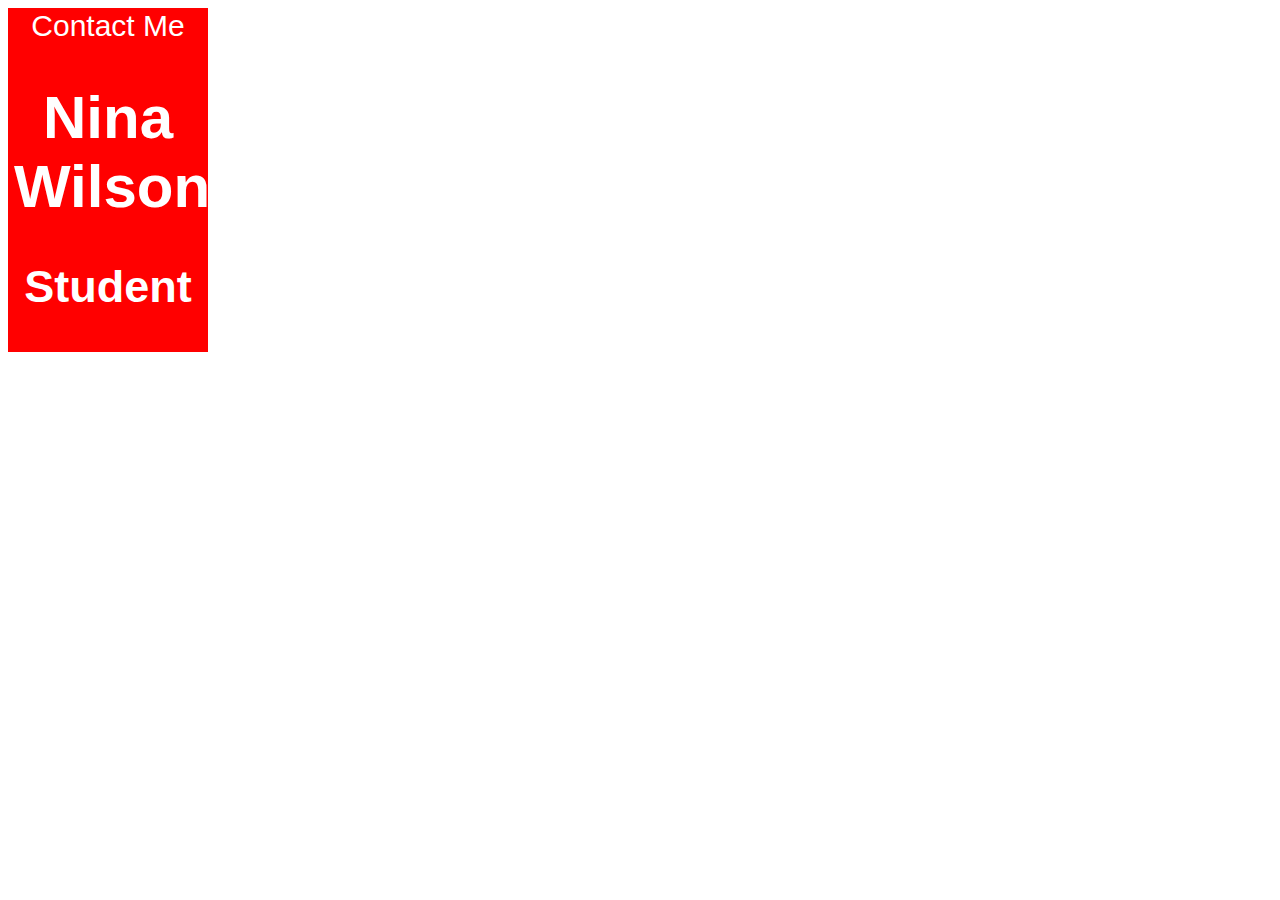
<file: button-assignment/index.html>
<!doctype html>
<html lang="en">
    <head>
        <title>Nina Wilson Button</title>
        <link href="style.css" rel="stylesheet" />
    </head>

    <body>
        <button class="red-button">
            Contact Me
            <h1>Nina Wilson</h1>
            <h2>Student</h2>
        </button>
    </body>
</html>
</file>
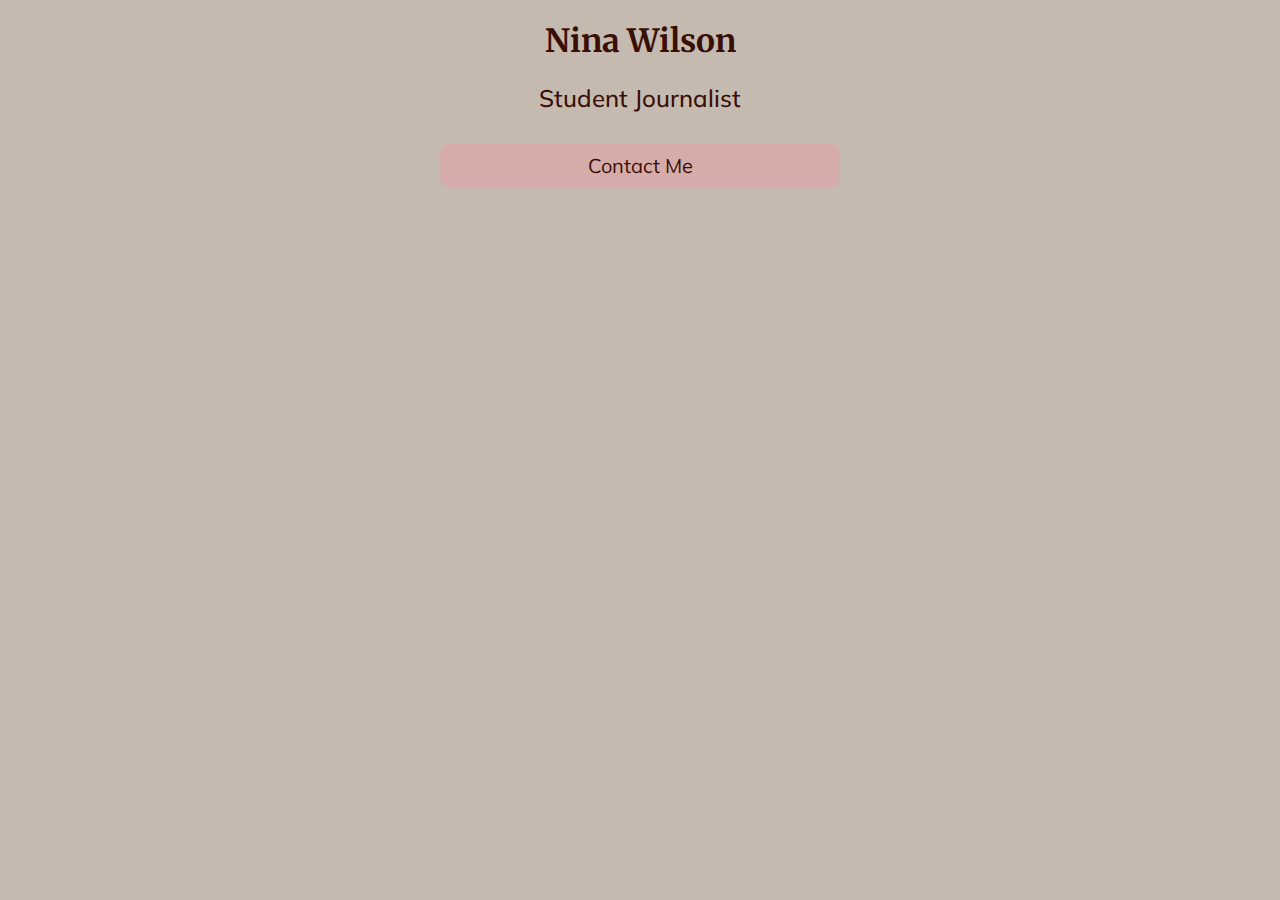
<file: contact-button-assignment/index.html>
<!doctype html>
<html lang="en">
    <head>
        <link href="https://fonts.googleapis.com/css?family=Merriweather|Mulish:300" rel="stylesheet" />
        <link href="style.css" rel="stylesheet" />
        <title>Wilson Button</title>
    </head>

    <body>
        <h1>Nina Wilson</h1>
        <h2>Student Journalist</h2>
        <button>Contact Me</button>
    </body>
</html>
</file>
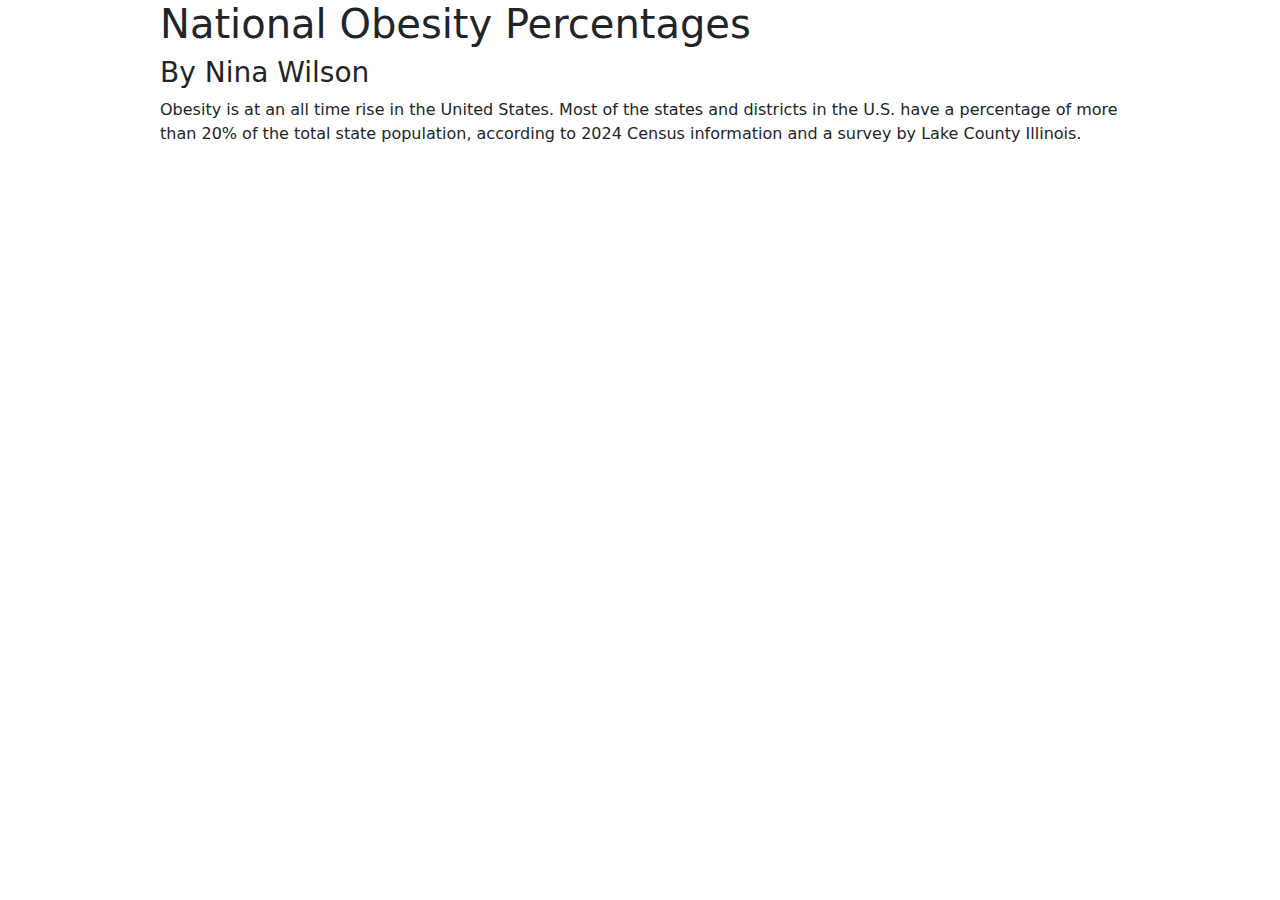
<file: data-viz-project/index.html>
<!doctype html>
<html lang="en">
    <head>
        <title>National Obesity</title>
        <meta charset="utf-8" />
        <meta name="viewport" content="width=device-width, initial-scale=1, shrink-to-fit=no" />

        <!-- Bootstrap CSS -->
        <link
            href="https://cdn.jsdelivr.net/npm/bootstrap@5.3.3/dist/css/bootstrap.min.css"
            rel="stylesheet"
            integrity="sha384-QWTKZyjpPEjISv5WaRU9OFeRpok6YctnYmDr5pNlyT2bRjXh0JMhjY6hW+ALEwIH"
            crossorigin="anonymous" />

        <style>
            body {
                width: 75%;
                margin: auto;
            }
        </style>
    </head>

    <body>
        <h1>National Obesity Percentages</h1>
        <h3>By Nina Wilson</h3>
        <p>
            Obesity is at an all time rise in the United States. Most of the states and districts in the U.S. have a
            percentage of more than 20% of the total state population, according to 2024 Census information and a survey
            by Lake County Illinois.
        </p>

        <div class="flourish-embed flourish-scatter" data-src="visualisation/22743654">
            <script src="https://public.flourish.studio/resources/embed.js"></script>
            <noscript
                ><img
                    src="https://public.flourish.studio/visualisation/22743654/thumbnail"
                    width="100%"
                    alt="scatter visualization"
            /></noscript>
        </div>

        <div class="flourish-embed flourish-map" data-src="visualisation/22743760">
            <script src="https://public.flourish.studio/resources/embed.js"></script>
            <noscript
                ><img
                    src="https://public.flourish.studio/visualisation/22743760/thumbnail"
                    width="100%"
                    alt="map visualization"
            /></noscript>
        </div>
    </body>
</html>
</file>
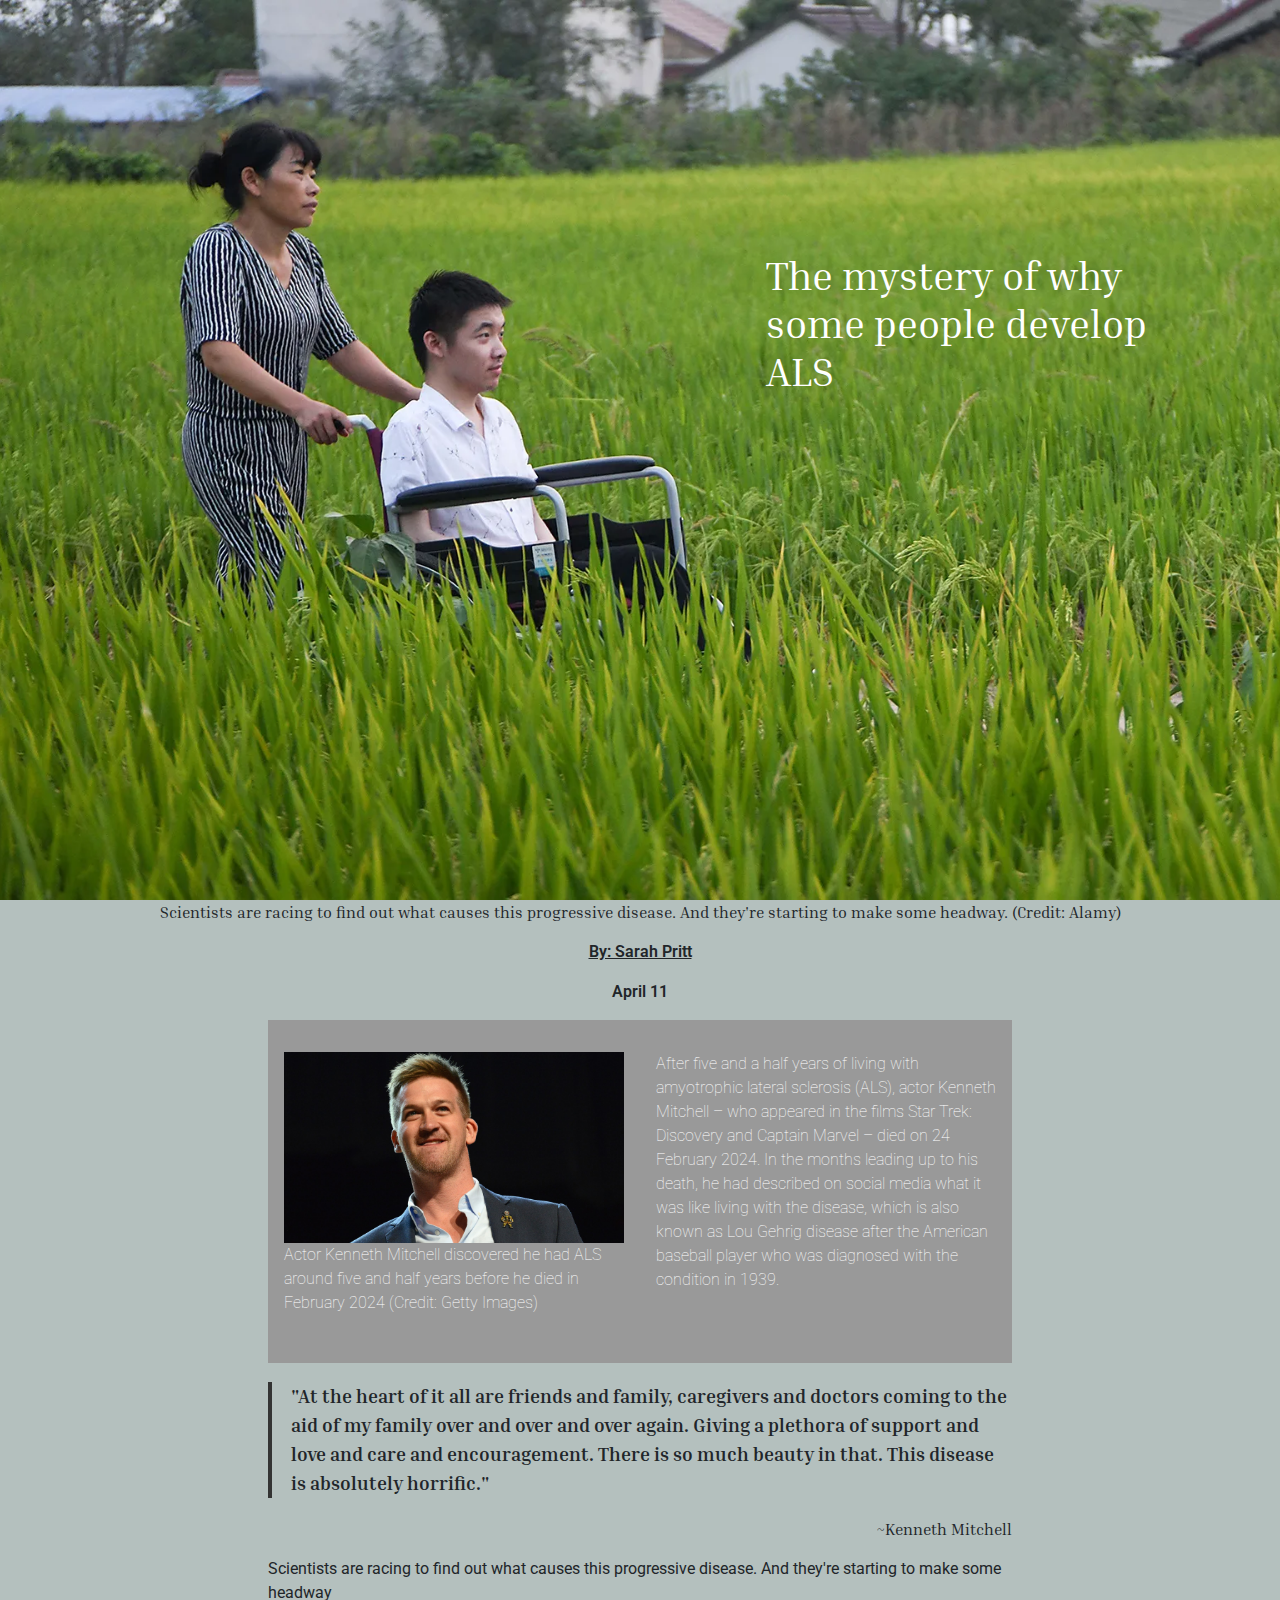
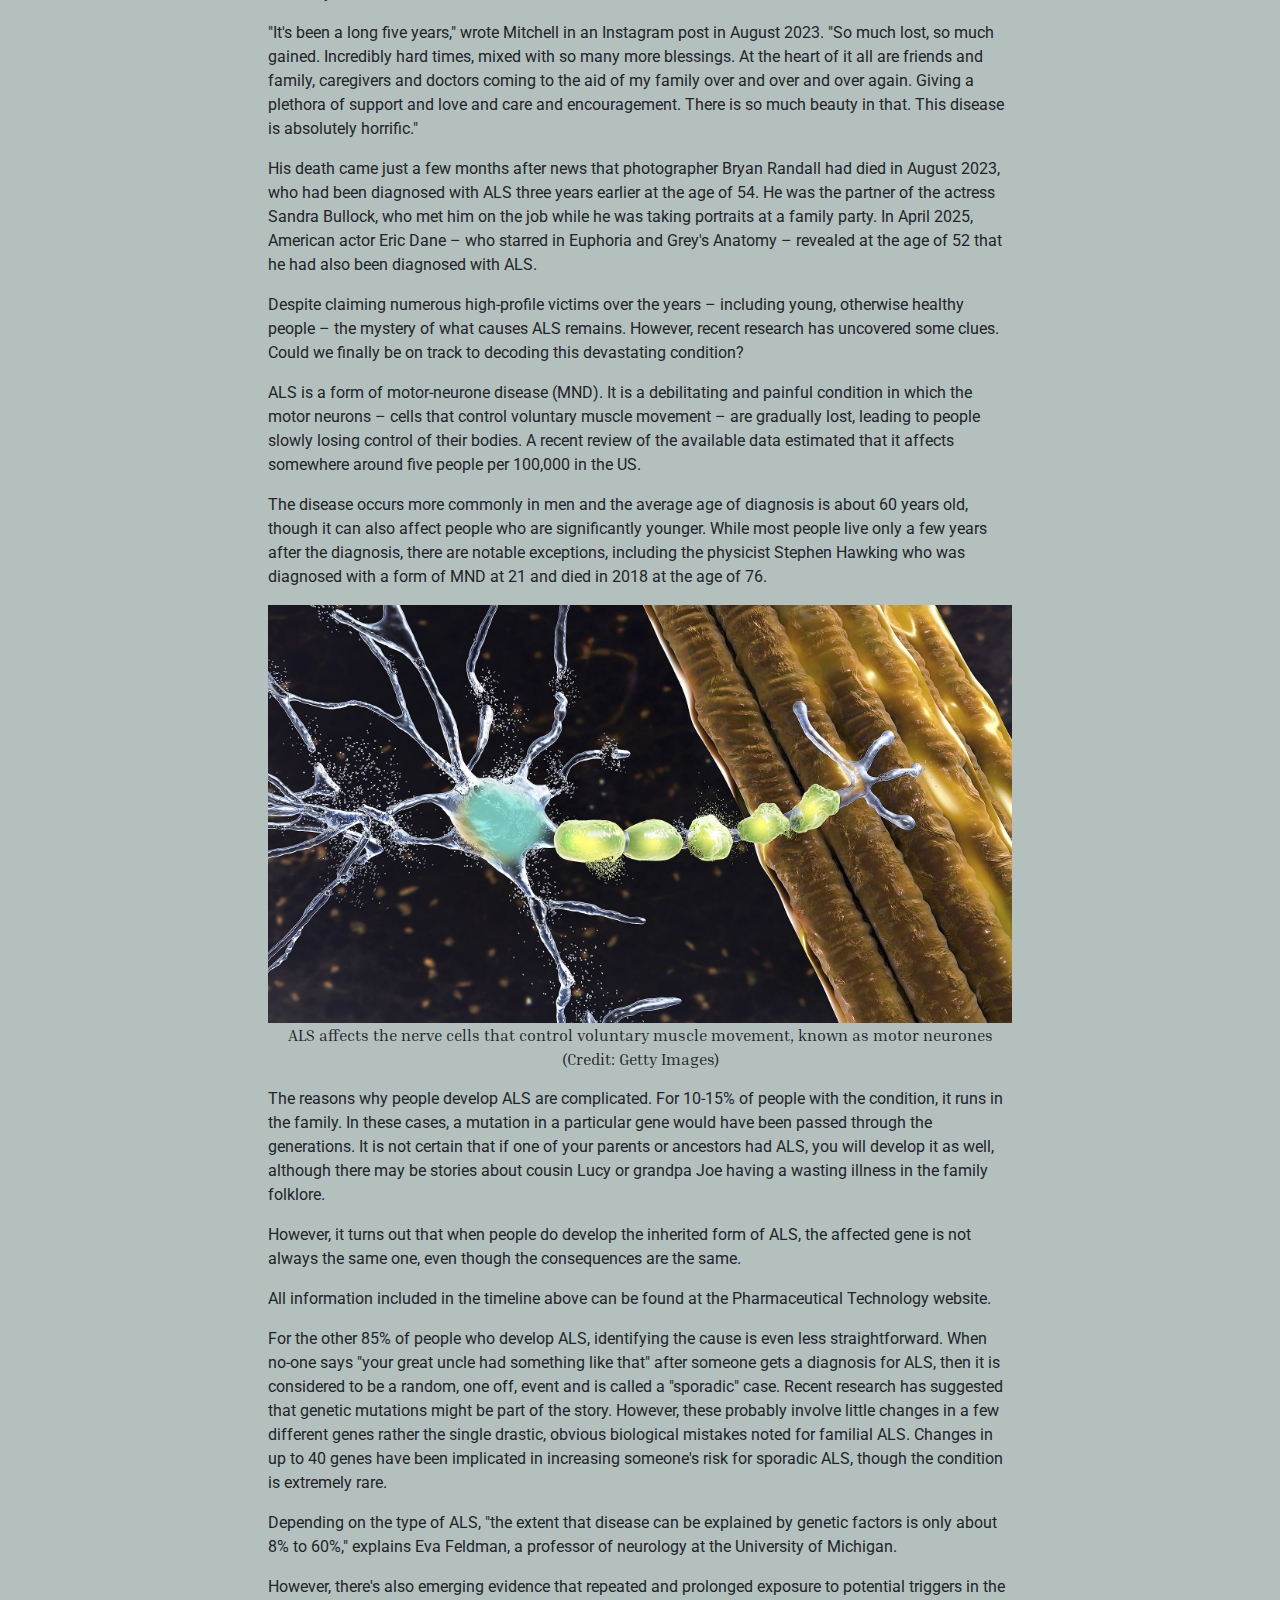
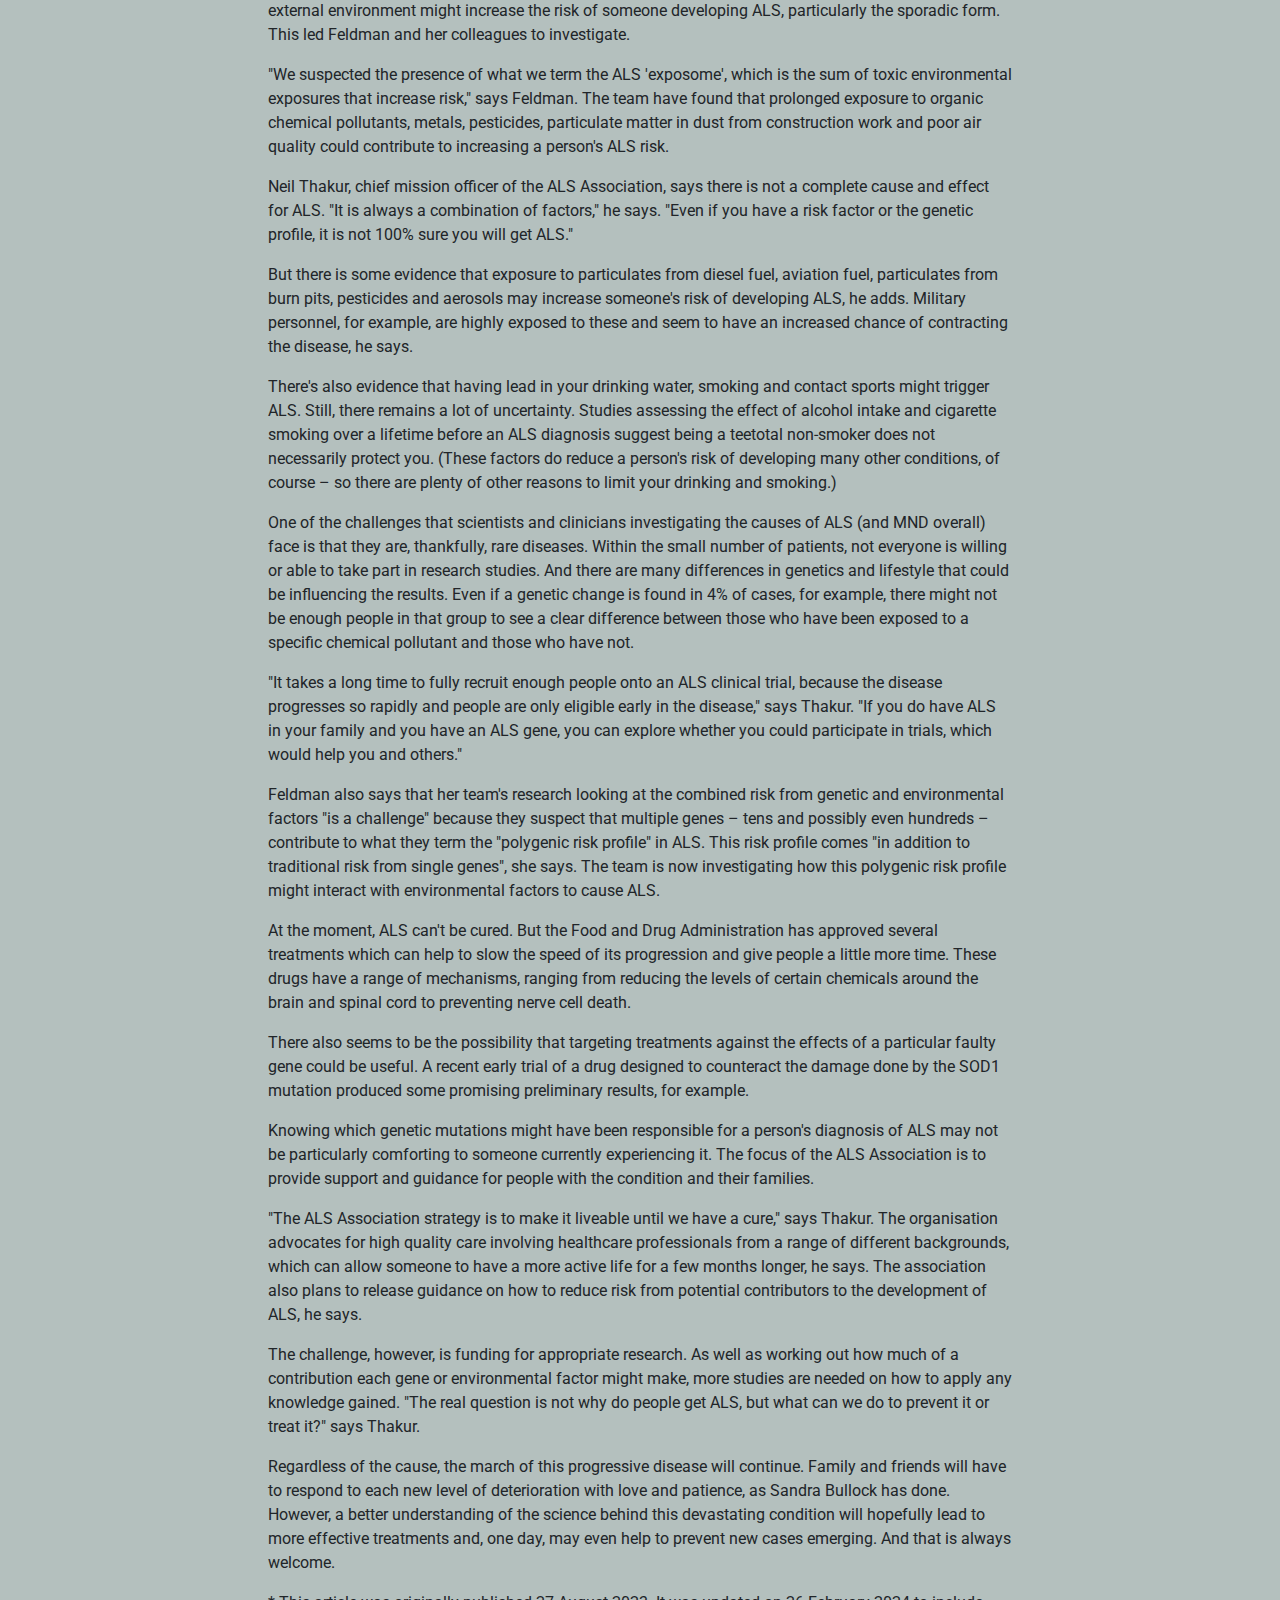
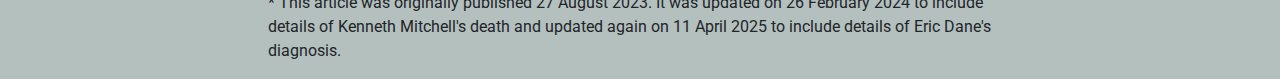
<file: final-project/index.html>
<!doctype html>
<html lang="en">
    <head>
        <meta charset="UTF-8" />
        <meta name="viewport" content="width=device-width, initial-scale=1" />
        <title>Nina Wilson's Final Project</title>
        <!--BOOTSTRAP -->

        <link
            href="https://cdn.jsdelivr.net/npm/bootstrap@5.3.3/dist/css/bootstrap.min.css"
            rel="stylesheet"
            integrity="sha384-QWTKZyjpPEjISv5WaRU9OFeRpok6YctnYmDr5pNlyT2bRjXh0JMhjY6hW+ALEwIH"
            crossorigin="anonymous" />
        <!--Google Fonts Below-->
        <link rel="preconnect" href="https://fonts.gstatic.com" crossorigin />
        <link
            href="https://fonts.googleapis.com/css2?family=Inria+Serif:ital,wght@0,300;0,400;0,700;1,300;1,400;1,700&family=Lato:ital,wght@0,100;0,300;0,400;0,700;0,900;1,100;1,300;1,400;1,700;1,900&family=Roboto:ital,wght@0,100..900;1,100..900&display=swap"
            rel="stylesheet" />
        <!--Style Sheet for CSS-->
        <link href="style.css" rel="stylesheet" />
    </head>
    <body>
        <div class="container-fluid" id="topper">
            <div class="row">
                <div class="col-sm-12">
                    <h1>The mystery of why some people develop ALS</h1>
                </div>
            </div>
        </div>
        <div class="container" id="img-text">
            <div class="row">
                <div class="col-sm-12">
                    <p class="caption">
                        Scientists are racing to find out what causes this progressive disease. And they're starting to
                        make some headway. (Credit: Alamy)
                    </p>
                </div>
            </div>
        </div>
        <div class="container" id="content">
            <div class="row">
                <div class="col-sm-12">
                    <p class="byline">By: Sarah Pritt</p>
                    <p class="date">April 11</p>
                    <div></div>
                    <div class="container-fluid" id="Kenneth-img">
                        <div class="row">
                            <div class="col-sm-6">
                                <img class="topimg" src="als-photo-3.jpg" alt="Kenneth Mitchell" />
                                <p>
                                    Actor Kenneth Mitchell discovered he had ALS around five and half years before he
                                    died in February 2024 (Credit: Getty Images)
                                </p>
                            </div>
                            <div class="col-sm-6">
                                <p>
                                    After five and a half years of living with amyotrophic lateral sclerosis (ALS),
                                    actor Kenneth Mitchell – who appeared in the films Star Trek: Discovery and Captain
                                    Marvel – died on 24 February 2024. In the months leading up to his death, he had
                                    described on social media what it was like living with the disease, which is also
                                    known as Lou Gehrig disease after the American baseball player who was diagnosed
                                    with the condition in 1939.
                                </p>
                            </div>
                        </div>
                    </div>

                    <div class="pullquote">
                        <p class="quote">
                            "At the heart of it all are friends and family, caregivers and doctors coming to the aid of
                            my family over and over and over again. Giving a plethora of support and love and care and
                            encouragement. There is so much beauty in that. This disease is absolutely horrific."
                        </p>
                        <p class="name">~Kenneth Mitchell</p>
                    </div>
                    <p>
                        Scientists are racing to find out what causes this progressive disease. And they're starting to
                        make some headway
                    </p>
                    <p>
                        "It's been a long five years," wrote Mitchell in an Instagram post in August 2023. "So much
                        lost, so much gained. Incredibly hard times, mixed with so many more blessings. At the heart of
                        it all are friends and family, caregivers and doctors coming to the aid of my family over and
                        over and over again. Giving a plethora of support and love and care and encouragement. There is
                        so much beauty in that. This disease is absolutely horrific."
                    </p>
                    <p>
                        His death came just a few months after news that photographer Bryan Randall had died in August
                        2023, who had been diagnosed with ALS three years earlier at the age of 54. He was the partner
                        of the actress Sandra Bullock, who met him on the job while he was taking portraits at a family
                        party. In April 2025, American actor Eric Dane – who starred in Euphoria and Grey's Anatomy –
                        revealed at the age of 52 that he had also been diagnosed with ALS.
                    </p>
                    <div class="flourish-embed" data-src="story/3112524">
                        <script src="https://public.flourish.studio/resources/embed.js"></script>
                        <noscript
                            ><img
                                src="https://public.flourish.studio/story/3112524/thumbnail"
                                width="100%"
                                alt="visualization"
                        /></noscript>
                    </div>
                    <p>
                        Despite claiming numerous high-profile victims over the years – including young, otherwise
                        healthy people – the mystery of what causes ALS remains. However, recent research has uncovered
                        some clues. Could we finally be on track to decoding this devastating condition?
                    </p>
                    <p>
                        ALS is a form of motor-neurone disease (MND). It is a debilitating and painful condition in
                        which the motor neurons – cells that control voluntary muscle movement – are gradually lost,
                        leading to people slowly losing control of their bodies. A recent review of the available data
                        estimated that it affects somewhere around five people per 100,000 in the US.
                    </p>
                    <p>
                        The disease occurs more commonly in men and the average age of diagnosis is about 60 years old,
                        though it can also affect people who are significantly younger. While most people live only a
                        few years after the diagnosis, there are notable exceptions, including the physicist Stephen
                        Hawking who was diagnosed with a form of MND at 21 and died in 2018 at the age of 76.
                    </p>
                    <img src="als-photo-2.jpg" />
                    <p class="caption">
                        ALS affects the nerve cells that control voluntary muscle movement, known as motor neurones
                        (Credit: Getty Images)
                    </p>
                    <p>
                        The reasons why people develop ALS are complicated. For 10-15% of people with the condition, it
                        runs in the family. In these cases, a mutation in a particular gene would have been passed
                        through the generations. It is not certain that if one of your parents or ancestors had ALS, you
                        will develop it as well, although there may be stories about cousin Lucy or grandpa Joe having a
                        wasting illness in the family folklore.
                    </p>
                    <p>
                        However, it turns out that when people do develop the inherited form of ALS, the affected gene
                        is not always the same one, even though the consequences are the same.
                    </p>
                    <p>
                        All information included in the timeline above can be found at the Pharmaceutical Technology
                        website.
                    </p>
                    <p>
                        For the other 85% of people who develop ALS, identifying the cause is even less straightforward.
                        When no-one says "your great uncle had something like that" after someone gets a diagnosis for
                        ALS, then it is considered to be a random, one off, event and is called a "sporadic" case.
                        Recent research has suggested that genetic mutations might be part of the story. However, these
                        probably involve little changes in a few different genes rather the single drastic, obvious
                        biological mistakes noted for familial ALS. Changes in up to 40 genes have been implicated in
                        increasing someone's risk for sporadic ALS, though the condition is extremely rare.
                    </p>
                    <p>
                        Depending on the type of ALS, "the extent that disease can be explained by genetic factors is
                        only about 8% to 60%," explains Eva Feldman, a professor of neurology at the University of
                        Michigan.
                    </p>
                    <p>
                        However, there's also emerging evidence that repeated and prolonged exposure to potential
                        triggers in the external environment might increase the risk of someone developing ALS,
                        particularly the sporadic form. This led Feldman and her colleagues to investigate.
                    </p>
                    <p>
                        "We suspected the presence of what we term the ALS 'exposome', which is the sum of toxic
                        environmental exposures that increase risk," says Feldman. The team have found that prolonged
                        exposure to organic chemical pollutants, metals, pesticides, particulate matter in dust from
                        construction work and poor air quality could contribute to increasing a person's ALS risk.
                    </p>
                    <p>
                        Neil Thakur, chief mission officer of the ALS Association, says there is not a complete cause
                        and effect for ALS. "It is always a combination of factors," he says. "Even if you have a risk
                        factor or the genetic profile, it is not 100% sure you will get ALS."
                    </p>
                    <p>
                        But there is some evidence that exposure to particulates from diesel fuel, aviation fuel,
                        particulates from burn pits, pesticides and aerosols may increase someone's risk of developing
                        ALS, he adds. Military personnel, for example, are highly exposed to these and seem to have an
                        increased chance of contracting the disease, he says.
                    </p>
                    <p>
                        There's also evidence that having lead in your drinking water, smoking and contact sports might
                        trigger ALS. Still, there remains a lot of uncertainty. Studies assessing the effect of alcohol
                        intake and cigarette smoking over a lifetime before an ALS diagnosis suggest being a teetotal
                        non-smoker does not necessarily protect you. (These factors do reduce a person's risk of
                        developing many other conditions, of course – so there are plenty of other reasons to limit your
                        drinking and smoking.)
                    </p>
                    <div class="flourish-embed" data-src="story/3103419">
                        <script src="https://public.flourish.studio/resources/embed.js"></script>
                        <noscript
                            ><img
                                src="https://public.flourish.studio/story/3103419/thumbnail"
                                width="100%"
                                alt="visualization"
                        /></noscript>
                    </div>
                    <p>
                        One of the challenges that scientists and clinicians investigating the causes of ALS (and MND
                        overall) face is that they are, thankfully, rare diseases. Within the small number of patients,
                        not everyone is willing or able to take part in research studies. And there are many differences
                        in genetics and lifestyle that could be influencing the results. Even if a genetic change is
                        found in 4% of cases, for example, there might not be enough people in that group to see a clear
                        difference between those who have been exposed to a specific chemical pollutant and those who
                        have not.
                    </p>
                    <p>
                        "It takes a long time to fully recruit enough people onto an ALS clinical trial, because the
                        disease progresses so rapidly and people are only eligible early in the disease," says Thakur.
                        "If you do have ALS in your family and you have an ALS gene, you can explore whether you could
                        participate in trials, which would help you and others."
                    </p>

                    <p>
                        Feldman also says that her team's research looking at the combined risk from genetic and
                        environmental factors "is a challenge" because they suspect that multiple genes – tens and
                        possibly even hundreds – contribute to what they term the "polygenic risk profile" in ALS. This
                        risk profile comes "in addition to traditional risk from single genes", she says. The team is
                        now investigating how this polygenic risk profile might interact with environmental factors to
                        cause ALS.
                    </p>
                    <p>
                        At the moment, ALS can't be cured. But the Food and Drug Administration has approved several
                        treatments which can help to slow the speed of its progression and give people a little more
                        time. These drugs have a range of mechanisms, ranging from reducing the levels of certain
                        chemicals around the brain and spinal cord to preventing nerve cell death.
                    </p>
                    <p>
                        There also seems to be the possibility that targeting treatments against the effects of a
                        particular faulty gene could be useful. A recent early trial of a drug designed to counteract
                        the damage done by the SOD1 mutation produced some promising preliminary results, for example.
                    </p>
                    <p>
                        Knowing which genetic mutations might have been responsible for a person's diagnosis of ALS may
                        not be particularly comforting to someone currently experiencing it. The focus of the ALS
                        Association is to provide support and guidance for people with the condition and their families.
                    </p>
                    <p>
                        "The ALS Association strategy is to make it liveable until we have a cure," says Thakur. The
                        organisation advocates for high quality care involving healthcare professionals from a range of
                        different backgrounds, which can allow someone to have a more active life for a few months
                        longer, he says. The association also plans to release guidance on how to reduce risk from
                        potential contributors to the development of ALS, he says.
                    </p>
                    <p>
                        The challenge, however, is funding for appropriate research. As well as working out how much of
                        a contribution each gene or environmental factor might make, more studies are needed on how to
                        apply any knowledge gained. "The real question is not why do people get ALS, but what can we do
                        to prevent it or treat it?" says Thakur.
                    </p>
                    <!-- PHOTO -->
                    <p>
                        Regardless of the cause, the march of this progressive disease will continue. Family and friends
                        will have to respond to each new level of deterioration with love and patience, as Sandra
                        Bullock has done. However, a better understanding of the science behind this devastating
                        condition will hopefully lead to more effective treatments and, one day, may even help to
                        prevent new cases emerging. And that is always welcome.
                    </p>
                    <p>
                        * This article was originally published 27 August 2023. It was updated on 26 February 2024 to
                        include details of Kenneth Mitchell's death and updated again on 11 April 2025 to include
                        details of Eric Dane's diagnosis.
                    </p>
                </div>
            </div>
        </div>
    </body>
</html>
</file>
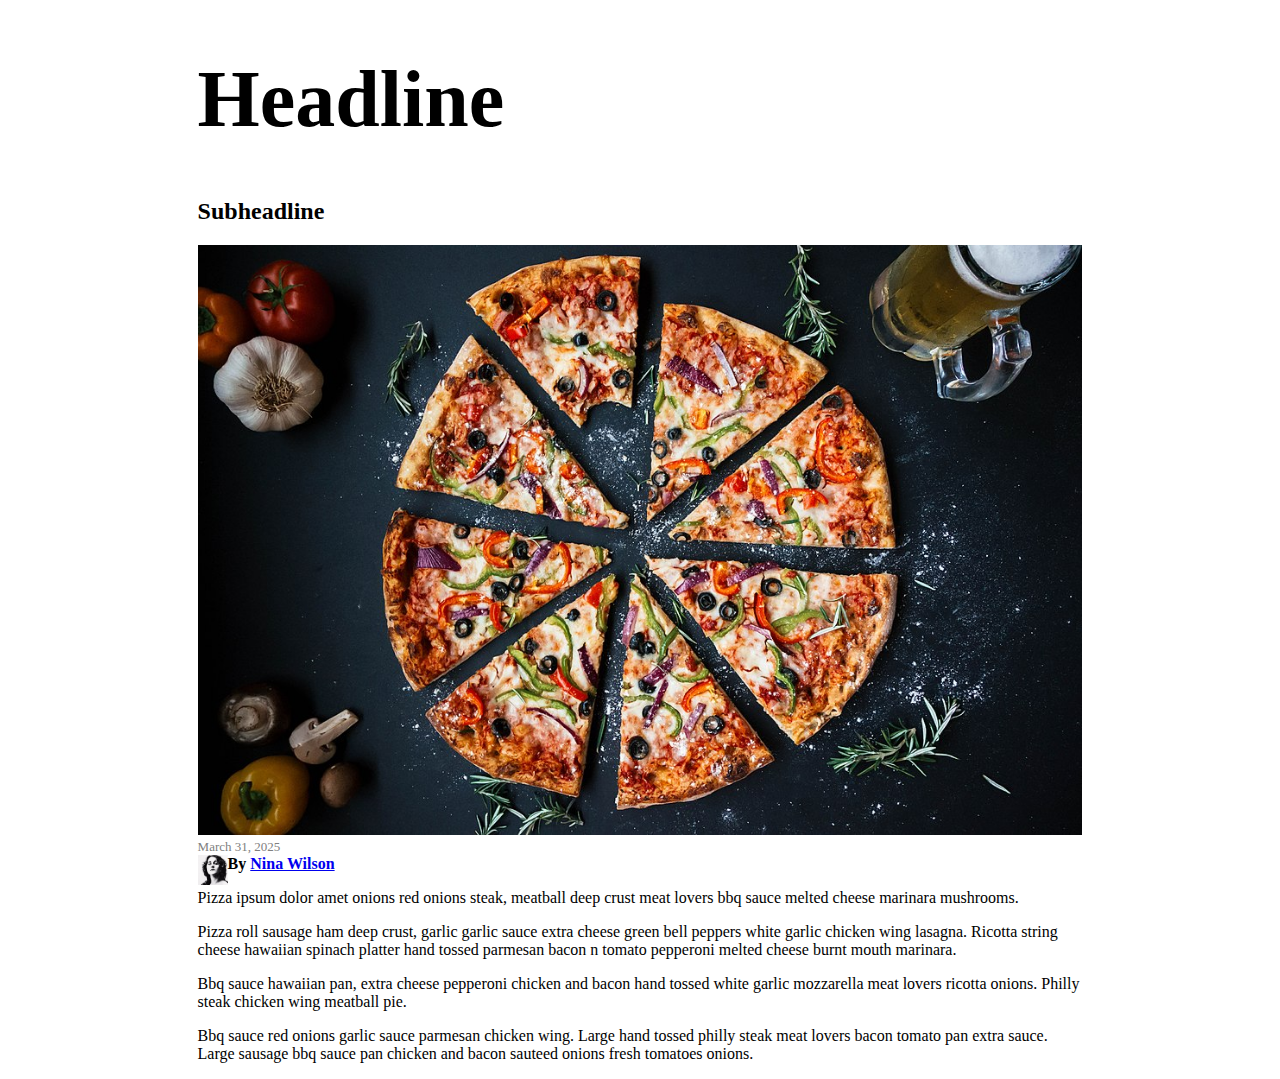
<file: Midterm Exam/index.html>
<!doctype html>
<html lang="en">
    <head>
        <meta charset="utf-8" />
        <meta name="viewport" content="width=device-width, initial-scale=1, shrink-to-fit=no" />
        <title>Nina Wilson Midterm</title>
        <link href="styles.css" rel="stylesheet" />
    </head>

    <body>
        <div id="article">
            <h1>Headline</h1>
            <h2>Subheadline</h2>
            <img src="Pizza-1.jpg" id="lead" alt="mediium-pizza" />
            <div id="date">March 31, 2025</div>
            <img src="headshot-extra-credit.jpg" id="headshot" alt="woman-headshot" />
            <div id="byline">By <a href="mailto:ngw15@umd.edu">Nina Wilson</a></div>
            <p>
                Pizza ipsum dolor amet onions red onions steak, meatball deep crust meat lovers bbq sauce melted cheese
                marinara mushrooms.
            </p>
            <p>
                Pizza roll sausage ham deep crust, garlic garlic sauce extra cheese green bell peppers white garlic
                chicken wing lasagna. Ricotta string cheese hawaiian spinach platter hand tossed parmesan bacon n tomato
                pepperoni melted cheese burnt mouth marinara.
            </p>
            <p>
                Bbq sauce hawaiian pan, extra cheese pepperoni chicken and bacon hand tossed white garlic mozzarella
                meat lovers ricotta onions. Philly steak chicken wing meatball pie.
            </p>
            <p>
                Bbq sauce red onions garlic sauce parmesan chicken wing. Large hand tossed philly steak meat lovers
                bacon tomato pan extra sauce. Large sausage bbq sauce pan chicken and bacon sauteed onions fresh
                tomatoes onions.
            </p>
        </div>
    </body>
</html>
</file>
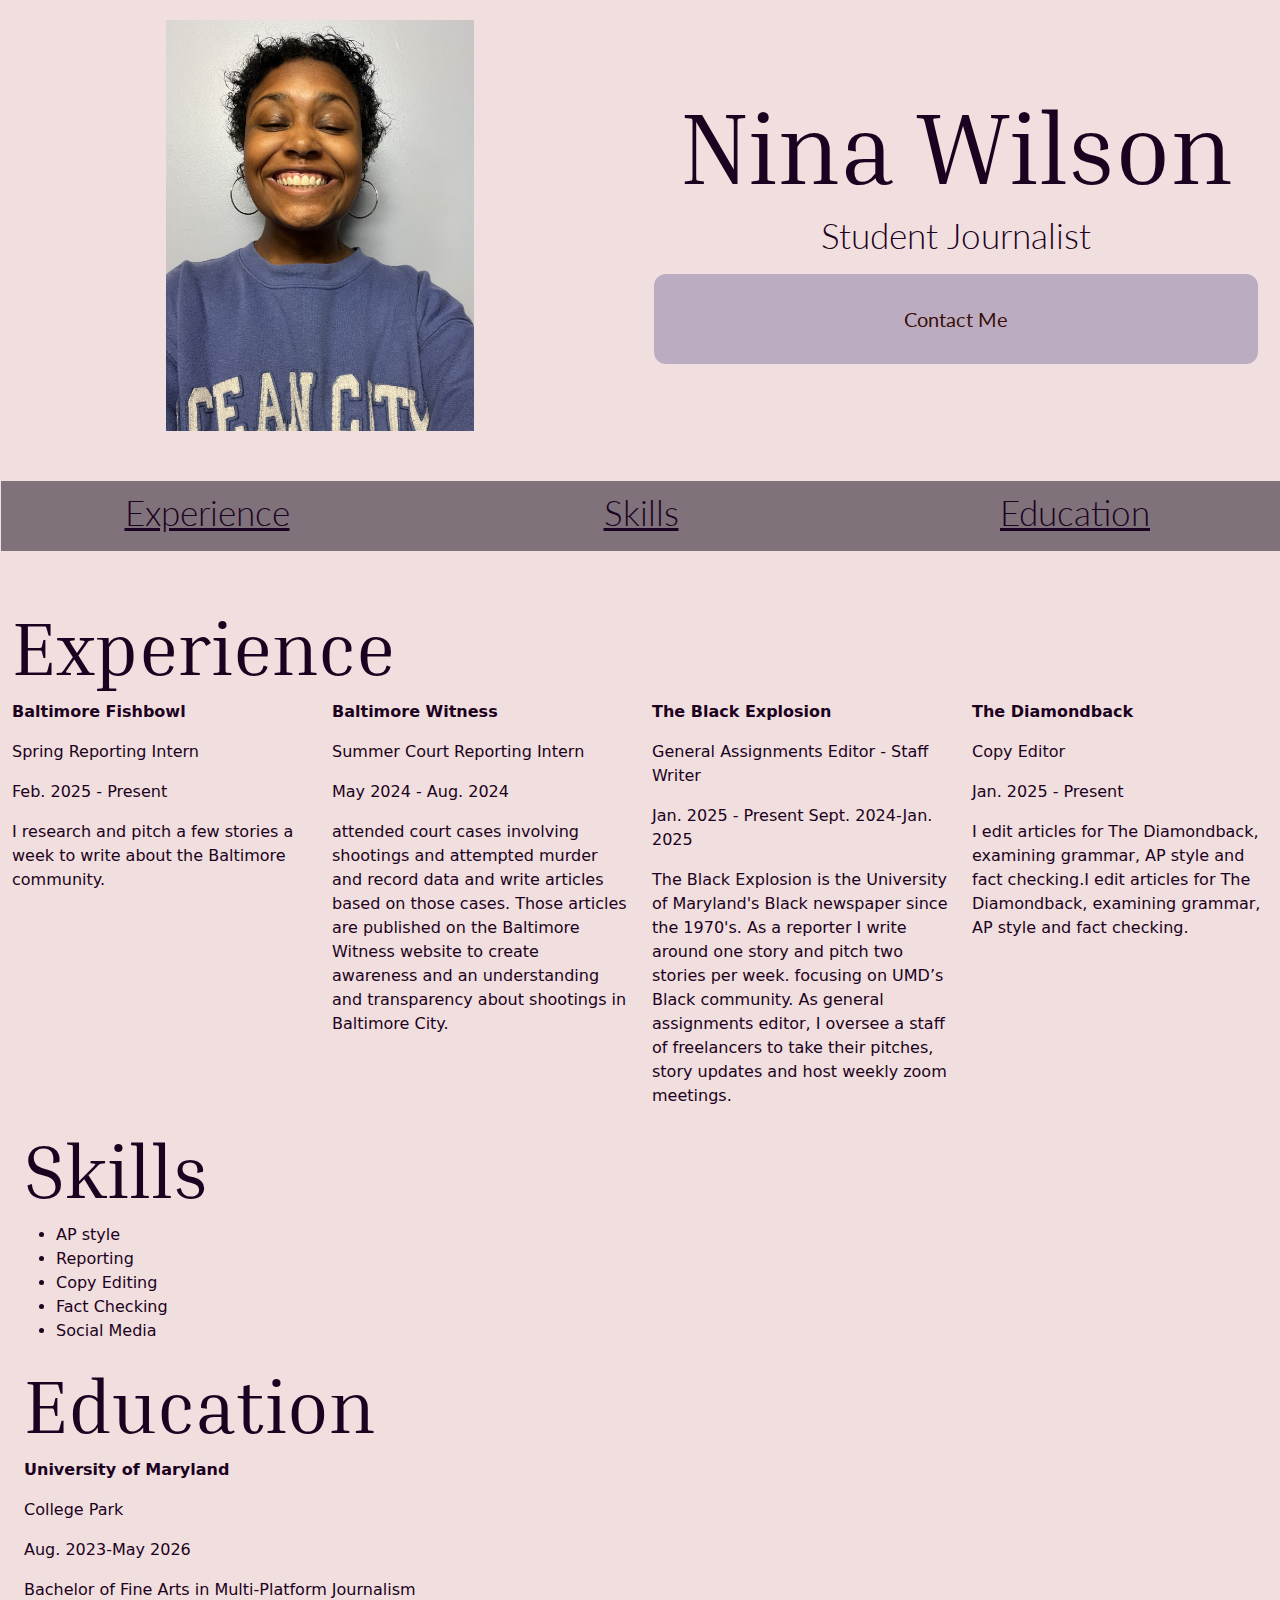
<file: online-portfolio/index.html>
<!doctype html>
<html lang="en">
    <head>
        <meta charset="UTF-8" />
        <meta name="viewport" content="width=device-width, initial-scale=1" />

        <title>Nina Wilson Portfolio</title>

        <link
            href="https://cdn.jsdelivr.net/npm/bootstrap@5.3.3/dist/css/bootstrap.min.css"
            rel="stylesheet"
            integrity="sha384-QWTKZyjpPEjISv5WaRU9OFeRpok6YctnYmDr5pNlyT2bRjXh0JMhjY6hW+ALEwIH"
            crossorigin="anonymous" />
        <link rel="preconnect" href="https://fonts.googleapis.com" />
        <link rel="preconnect" href="https://fonts.gstatic.com" crossorigin />
        <link
            href="https://fonts.googleapis.com/css2?family=Inria+Serif:ital,wght@0,300;0,400;0,700;1,300;1,400;1,700&family=Lato:ital,wght@0,100;0,300;0,400;0,700;0,900;1,100;1,300;1,400;1,700;1,900&display=swap"
            rel="stylesheet" />
        <link href="style.css" rel="stylesheet" />
    </head>

    <body>
        <div class="container-fluid" id="navigation">
            <div class="row">
                <div class="col-sm-6">
                    <img src="headshot.JPG" alt="Wilson Headshot" />
                </div>
                <div class="col-sm-6" id="words">
                    <h1>Nina Wilson</h1>
                    <h3>Student Journalist</h3>
                    <button onclick="window.location.href='mailto:ngw15@umd.edu';" title="Contact Me">
                        Contact Me
                    </button>
                </div>
            </div>
        </div>
        <div class="container-fluid" id="navigation2">
            <div class="row">
                <div class="col-4">
                    <h3><a href="#experiences">Experience</a></h3>
                </div>
                <div class="col-4">
                    <h3><a href="#skills"> Skills</a></h3>
                </div>
                <div class="col-4">
                    <h3><a href="#education">Education</a></h3>
                </div>
                <div class="col"></div>
            </div>
        </div>
        <div class="container-fluid" id="experience-section">
            <div class="row">
                <div class="col-3">
                    <h2 id="experiences">Experience</h2>
                </div>
                <div class="container-fluid">
                    <div class="row">
                        <div class="col-3">
                            <p class="bold-lines">Baltimore Fishbowl</p>
                            <p>Spring Reporting Intern</p>
                            <p>Feb. 2025 - Present</p>
                            <p>I research and pitch a few stories a week to write about the Baltimore community.</p>
                        </div>
                        <div class="col-3">
                            <p class="bold-lines">Baltimore Witness</p>
                            <p>Summer Court Reporting Intern</p>
                            <p>May 2024 - Aug. 2024</p>
                            <p>
                                attended court cases involving shootings and attempted murder and record data and write
                                articles based on those cases. Those articles are published on the Baltimore Witness
                                website to create awareness and an understanding and transparency about shootings in
                                Baltimore City.
                            </p>
                        </div>
                        <div class="col-3">
                            <p class="bold-lines">The Black Explosion</p>
                            <p>General Assignments Editor - Staff Writer</p>
                            <p>Jan. 2025 - Present Sept. 2024-Jan. 2025</p>
                            <p>
                                The Black Explosion is the University of Maryland's Black newspaper since the 1970's. As
                                a reporter I write around one story and pitch two stories per week. focusing on UMD’s
                                Black community. As general assignments editor, I oversee a staff of freelancers to take
                                their pitches, story updates and host weekly zoom meetings.
                            </p>
                        </div>
                        <div class="col-3">
                            <p class="bold-lines">The Diamondback</p>
                            <p>Copy Editor</p>
                            <p>Jan. 2025 - Present</p>
                            <p>
                                I edit articles for The Diamondback, examining grammar, AP style and fact checking.I
                                edit articles for The Diamondback, examining grammar, AP style and fact checking.
                            </p>
                        </div>
                    </div>
                </div>
            </div>

            <div class="container-fluid" id="sections">
                <div class="row">
                    <div class="col-12">
                        <h2 id="skills">Skills</h2>
                        <ul>
                            <li>AP style</li>
                            <li>Reporting</li>
                            <li>Copy Editing</li>
                            <li>Fact Checking</li>
                            <li>Social Media</li>
                        </ul>

                        <div class="col-12">
                            <h2 id="education">Education</h2>
                            <p class="bold-lines">University of Maryland</p>
                            <p>College Park</p>
                            <p>Aug. 2023-May 2026</p>
                            <p>Bachelor of Fine Arts in Multi-Platform Journalism</p>
                        </div>
                    </div>
                </div>
            </div>
        </div>
    </body>
</html>
</file>
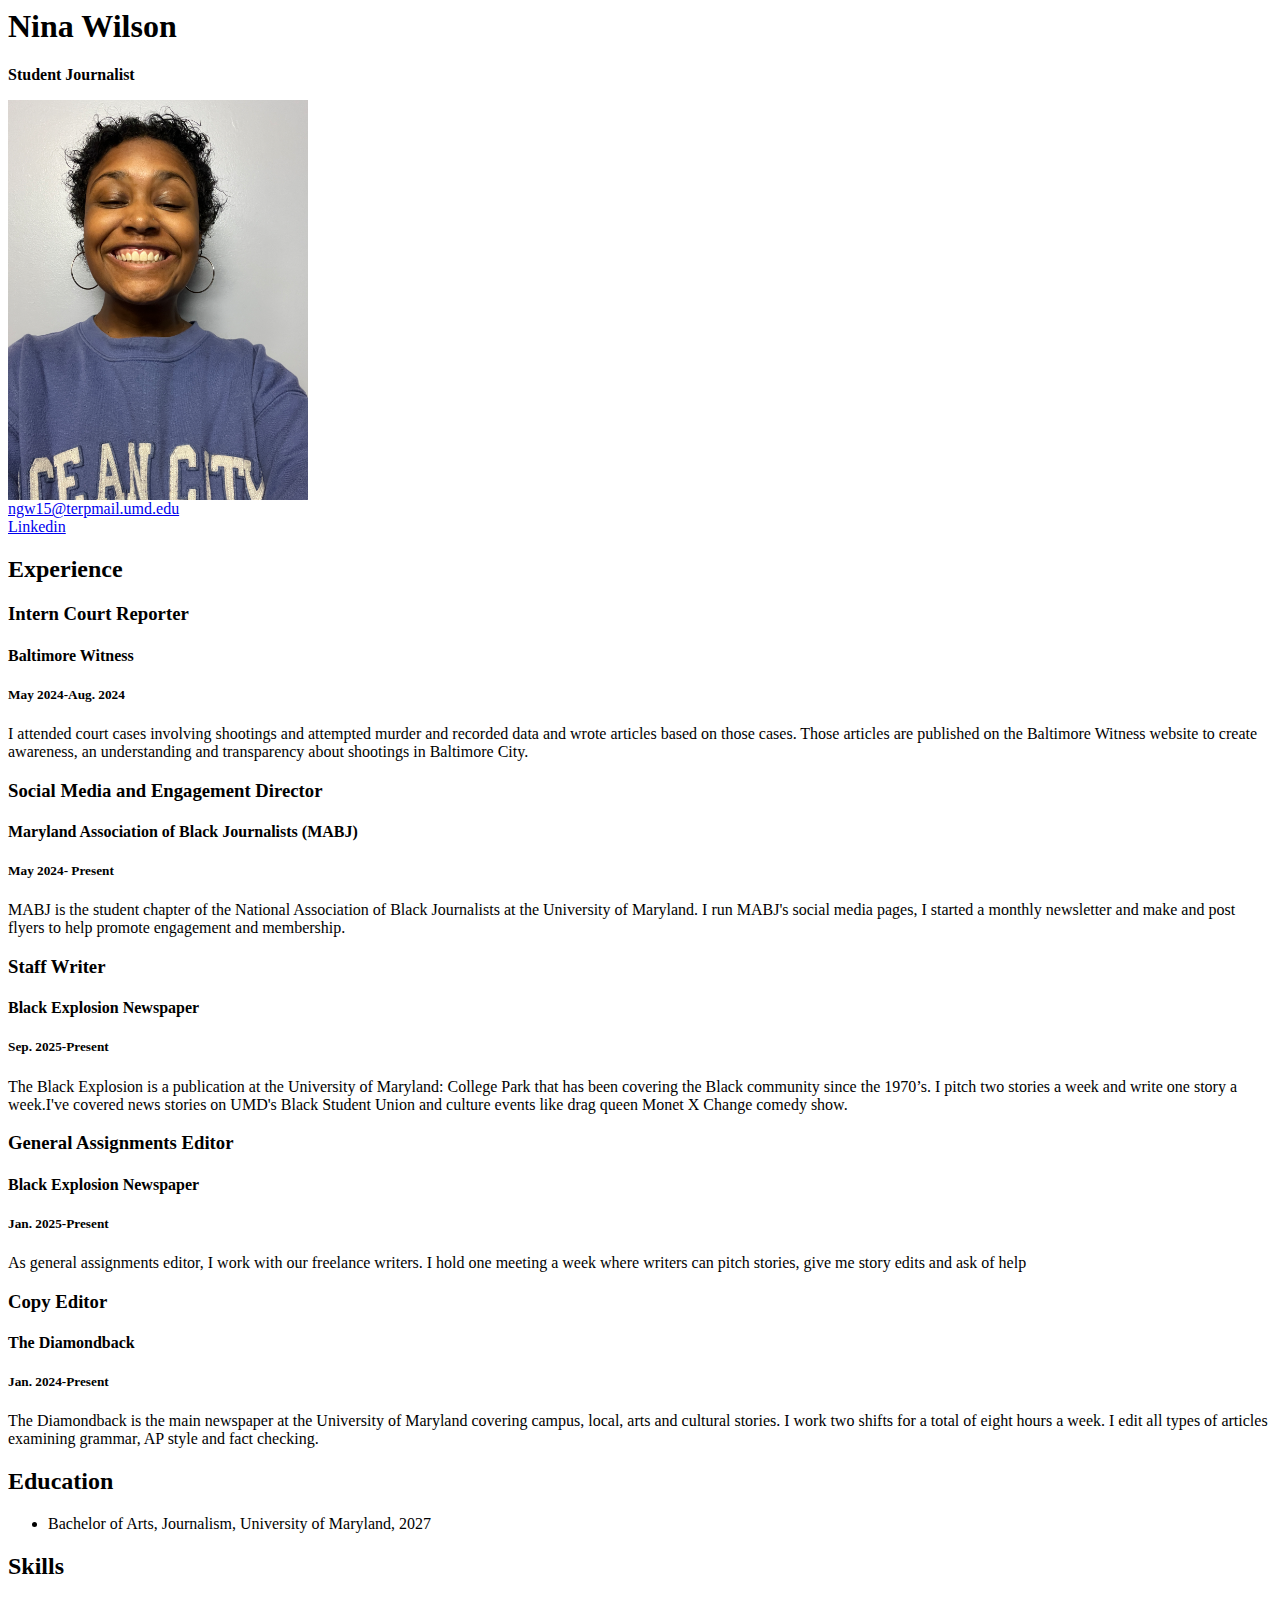
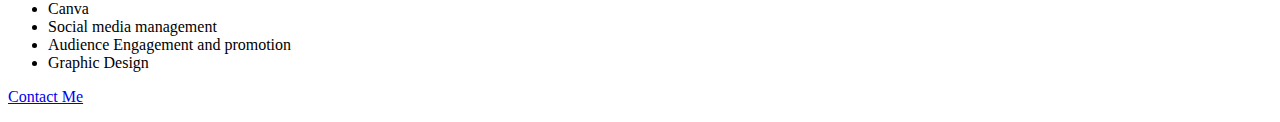
<file: resume.html>
<html lang="en">
  <head>
    <title>Nina Wilson Resume</title>
  </head>
  <body>
    <!-- I built this myself!-->
    <h1>Nina Wilson</h1>
    <p>
      <strong>Student Journalist</strong>
    </p>
    <img src="IMG_6906.JPG" alt="A photo of me" width="300" />
    <div id="contact">
      <a target="_blank" href="mailto:ngw15@umd.edu">ngw15@terpmail.umd.edu </a>
      <br />
      <a target="_blank" href="https://www.linkedin.com/in/nina-wilson-72b2722bb/">Linkedin</a>
    </div>

    <h2>Experience</h2>

    <h3>Intern Court Reporter</h3>
    <h4>Baltimore Witness</h4>
    <h5>May 2024-Aug. 2024</h5>
    <p>
      I attended court cases involving shootings and attempted murder and recorded data and wrote articles based on
      those cases. Those articles are published on the Baltimore Witness website to create awareness, an understanding
      and transparency about shootings in Baltimore City.
    </p>

    <h3>Social Media and Engagement Director</h3>
    <h4>Maryland Association of Black Journalists (MABJ)</h4>
    <h5>May 2024- Present</h5>
    <p>
      MABJ is the student chapter of the National Association of Black Journalists at the University of Maryland. I run
      MABJ's social media pages, I started a monthly newsletter and make and post flyers to help promote engagement and
      membership.
    </p>

    <h3>Staff Writer</h3>
    <h4>Black Explosion Newspaper</h4>
    <h5>Sep. 2025-Present</h5>
    <p>
      The Black Explosion is a publication at the University of Maryland: College Park that has been covering the Black
      community since the 1970’s. I pitch two stories a week and write one story a week.I've covered news stories on
      UMD's Black Student Union and culture events like drag queen Monet X Change comedy show.
    </p>

    <h3>General Assignments Editor</h3>
    <h4>Black Explosion Newspaper</h4>
    <h5>Jan. 2025-Present</h5>
    <p>
      As general assignments editor, I work with our freelance writers. I hold one meeting a week where writers can
      pitch stories, give me story edits and ask of help
    </p>

    <h3>Copy Editor</h3>
    <h4>The Diamondback</h4>
    <h5>Jan. 2024-Present</h5>
    <p>
      The Diamondback is the main newspaper at the University of Maryland covering campus, local, arts and cultural
      stories. I work two shifts for a total of eight hours a week. I edit all types of articles examining grammar, AP
      style and fact checking.
    </p>

    <h2>Education</h2>
    <ul>
      <li>Bachelor of Arts, Journalism, University of Maryland, 2027</li>
    </ul>

    <h2>Skills</h2>
    <ul>
      <li>Canva</li>
      <li>Social media management</li>
      <li>Audience Engagement and promotion</li>
      <li>Graphic Design</li>
    </ul>
    <p><a href="#contact">Contact Me</a></p>
  </body>
</html>
</file>
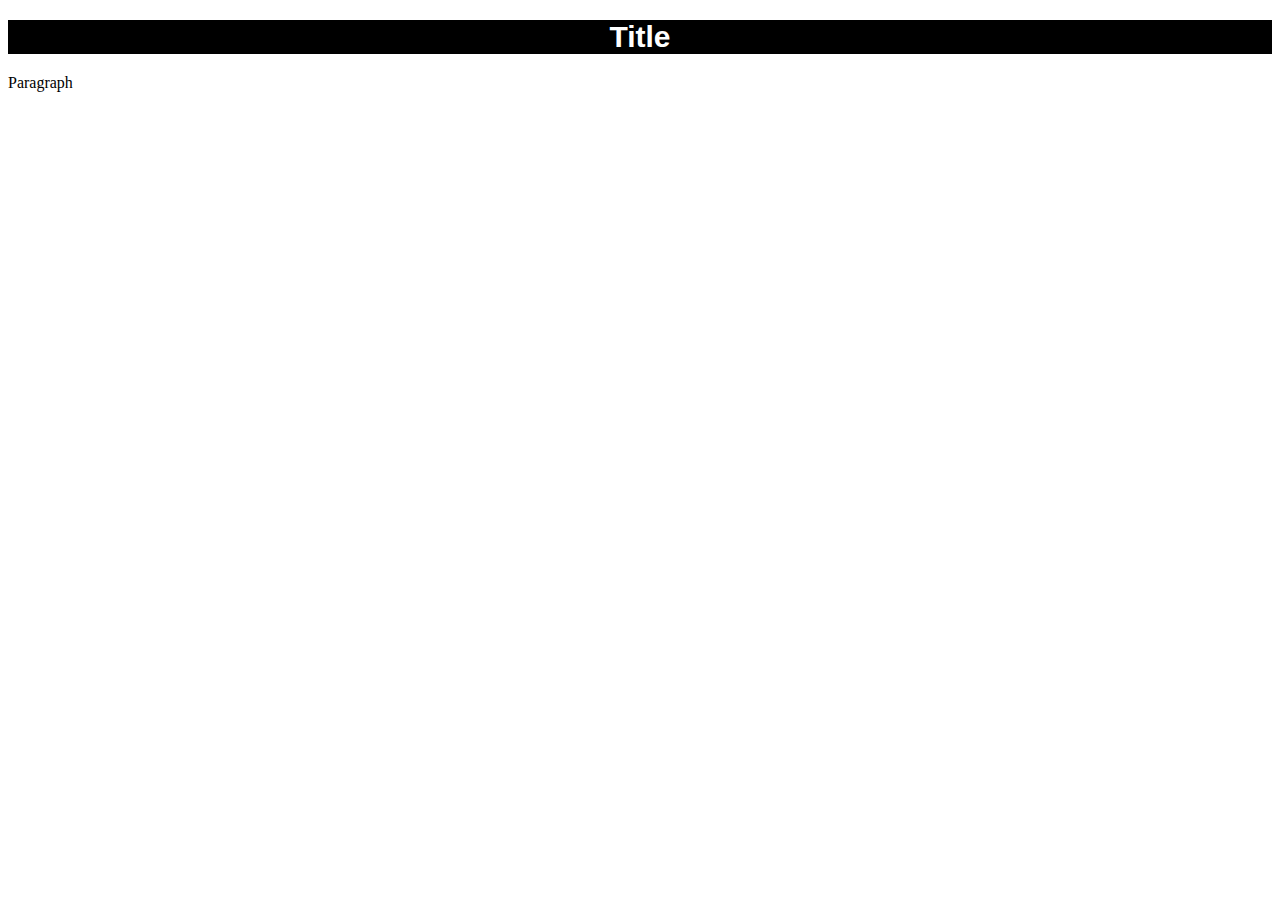
<file: styling-assignment/styled_text.html>
<!doctype html>
<html lang="en">
    <head>
        <title>Stytled Text</title>
        <link href="style.css" rel="stylesheet" />
    </head>

    <body>
        <h1>Title</h1>
        <p>Paragraph</p>
    </body>
</html>
</file>
<file: button-assignment/style.css>
.red-button {
    background-color: red;
    color: white;
    font-size: 30px;
    border: none;
    width: 200px;
}
</file>
<file: contact-button-assignment/style.css>
/*
MY COLOR PALETTE
Charcoal - #424B54
Rosy Brown - #B38D97
Tea Rose Red - #D5ACA9
Dessert Sand - #EBCFB2
Silver - #C5BAAF
Dark Brown-  #380e05
*/

body {
    background-color: #c5baaf;
    text-align: center;
    color: #380e05;
}
button {
    background-color: #d5aca9;
    color: #380e05;
    font-size: 20px;
    font-family: "Mulish", serif;
    width: 400px;
    padding: 10px;
    margin-top: 10px;
    border: none;
    border-radius: 12px;
}
button:hover {
    background-color: #b38d97;
}
h1 {
    font-family: "Merriweather", serif;
    font-weight: 700;
}
h2 {
    font-family: "Mulish", sans-serif;
    font-weight: 500;
}
</file>
<file: final-project/style.css>
@media screen {
    body {
        background-color: #b4c0be;
        font-family: "Roboto", sans-serif;
    }
    #topper {
        background-image: url(ALS%20topper.webp);
        background-size: cover;
        height: 100vh;
        background-position: 15% 0%;
    }
    h1 {
        font-family: "Inria Serif", serif;
        color: white;
        padding: 75vh 5% 0% 5%;
    }
    .caption {
        text-align: center;
        font-family: "Inria Serif", serif;
    }
    img {
        width: 100%;
    }
    .byline {
        text-decoration: underline;
        text-align: center;
        font-weight: 600;
        font-family: "Roboto", sans-serif;
    }
    .date {
        text-align: center;
        font-weight: 600;
        font-family: "Roboto", sans-serif;
    }
    .quote {
        font-size: larger;
        font-weight: 600;
        font-family: "Inria Serif", serif;
        border-left: 4px solid #333;
        padding-left: 1em;
        margin: 1em 0;
    }
    .name {
        font-family: "Inria Serif", serif;
        text-align: right;
    }
    .topimg {
        width: 100%;
    }
    .col-sm-6 {
        background-color: #999999;
        padding: 2rem 1rem;
        color: white;
        font-weight: 100;
    }
}
@media (min-width: 576px) {
    h1 {
        padding: 20% 5% 0% 60%;
    }
    #content {
        width: 60%;
    }
}
</file>
<file: Midterm Exam/styles.css>
@media screen {
    body {
        font-family: Georgia, serif;
    }
    #article {
        width: 70%;
        margin: auto;
    }
    h1 {
        size: 50px;
    }
    #date {
        color: gray;
        font-size: small;
    }
    #byline {
        font-weight: bold;
    }
    img {
        width: 100%;
    }
    #headshot {
        width: 30px;
        float: left;
    }
}
@media (min-width: 576px) {
    h1 {
        font-size: 80px;
    }
}
</file>
<file: online-portfolio/style.css>
/*
MY COLOR PALETTE
Misty Rose - #F1DEDE
Rose quartz - #BBACC1
Taupe Gray - #80727B
Dark Purple- #1C0221
Rich Black - #051014
*/
@media (min-width: 992px) {
    h1 {
        color: #1c0221;
        font-family: "inria serif";
        font-weight: 500;
        font-size: 100px;
        padding-top: 20px;
    }
    img {
        width: 50%;
        padding-top: 20px;
        display: block;
        margin: auto;
        align-content: left;
    }
    h3 {
        font-family: "lato";
        font-weight: 300;
        font-size: 35px;
    }
    body {
        background-color: #f1dede;
        text-align: center;
        color: #1c0221;
    }
    button {
        background-color: #bbacc1;
        color: #380e05;
        font-size: 20px;
        font-family: "lato";
        padding: 30px 250px 30px 250px;
        margin-top: 10px;
        border: none;
        border-radius: 12px;
        align-content: center;
    }
    button:hover {
        background-color: #80727b;
    }
    #words {
        padding-right: 20px;
        display: block;
        margin: auto;
    }
    #navigation2 {
        margin: 50px 1px 50px 1px;
        padding: 10px 1px 10px 1px;
        text-align: center;
        background-color: #80727b;
        color: #1c0221;
    }
    h2 {
        color: #1c0221;
        font-family: "inria serif";
        font-weight: 500;
        font-size: 75px;
        padding-top: 1px;
    }

    #sections {
        align-content: left;
        text-align: left;
    }
    p {
        text-align: left;
    }
    #experince-section {
        display: block;
    }
    .bold-lines {
        font-weight: bold;
    }
    a:link {
        color: #1c0221;
    }

    a:visited {
        color: #051014;
    }

    a:hover {
        color: #f1dede;
    }
}

@media (max-width: 600px) {
    body {
        font-size: 14px;
    }
}
@media (min-width: 600px) and (max-width: 768px) {
    body {
        font-size: 16px;
    }
}
@media (min-width: 768px) and (max-width: 992px) {
    body {
        font-size: 18px;
    }
}
</file>
<file: styling-assignment/style.css>
h1 {
    background-color: black;
    color: white;
    font-family: arial;
    font-size: 30px;
    text-align: center;
}
</file>
